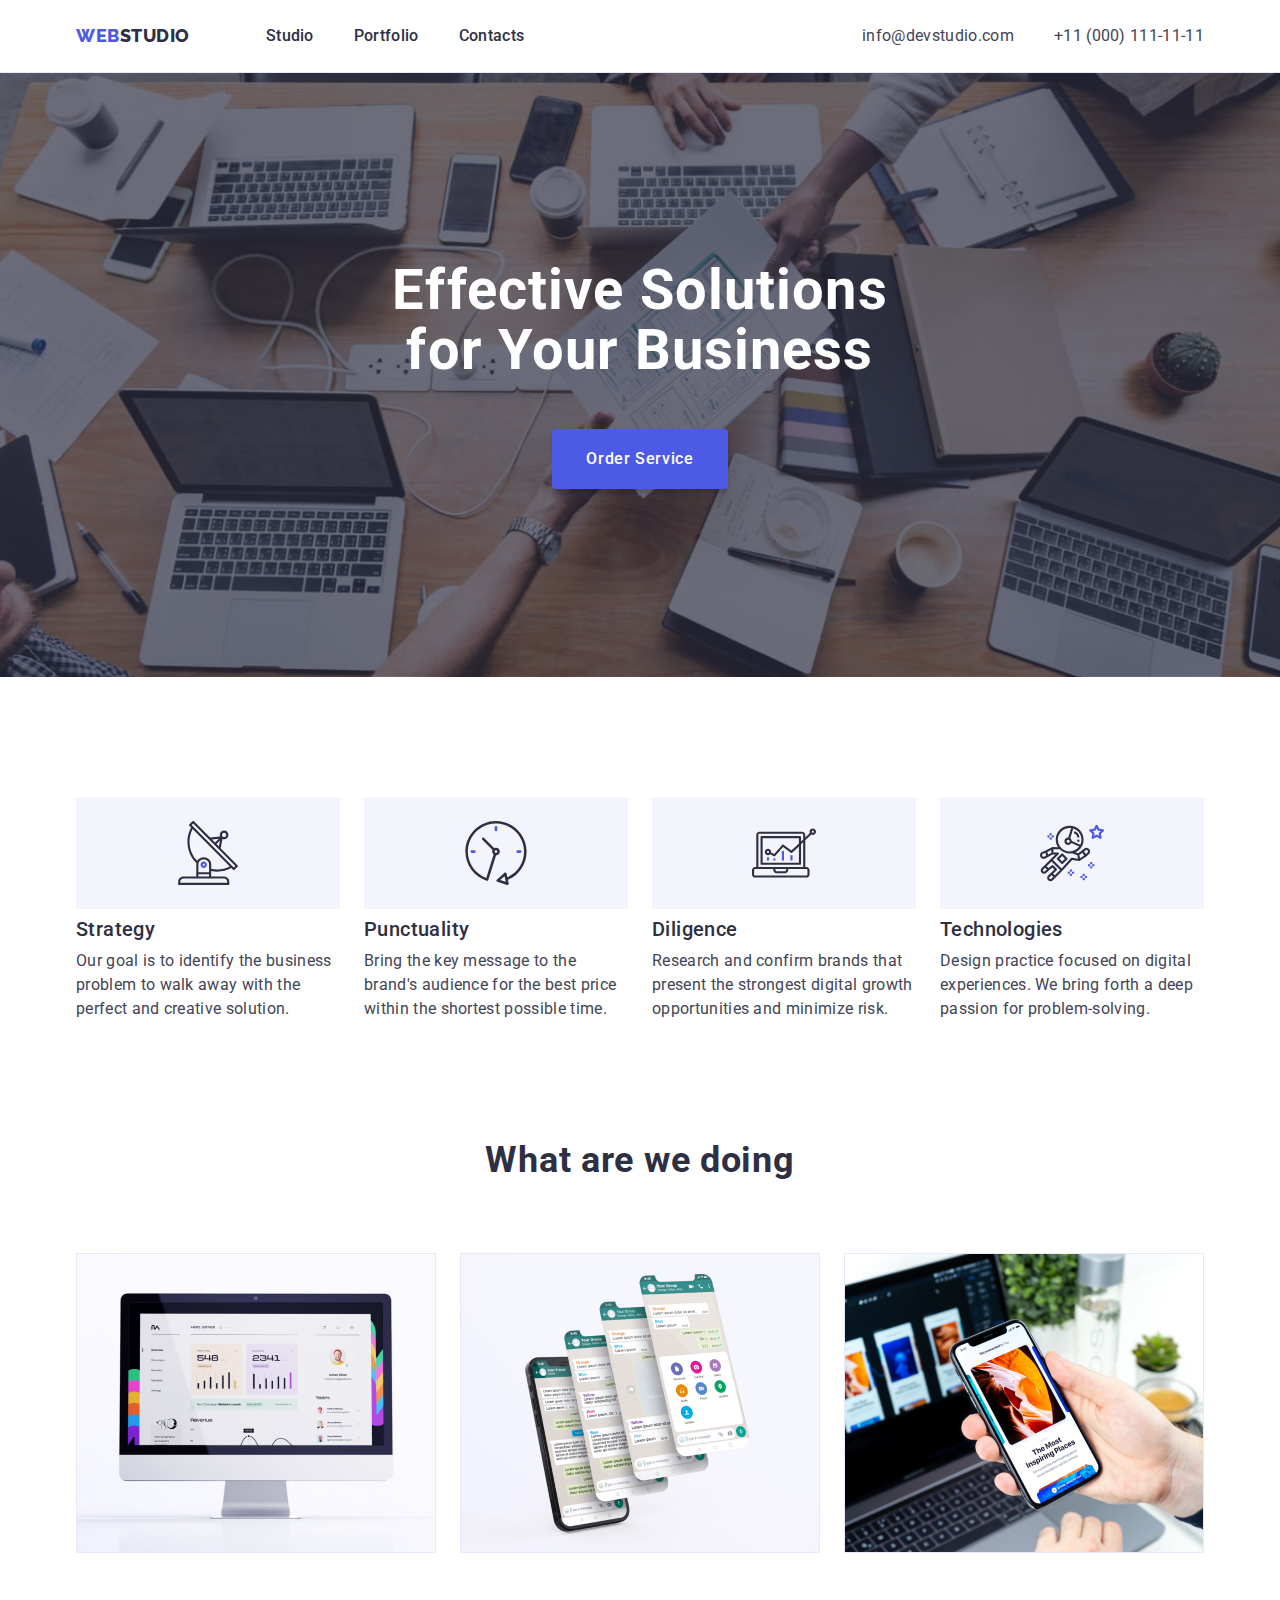
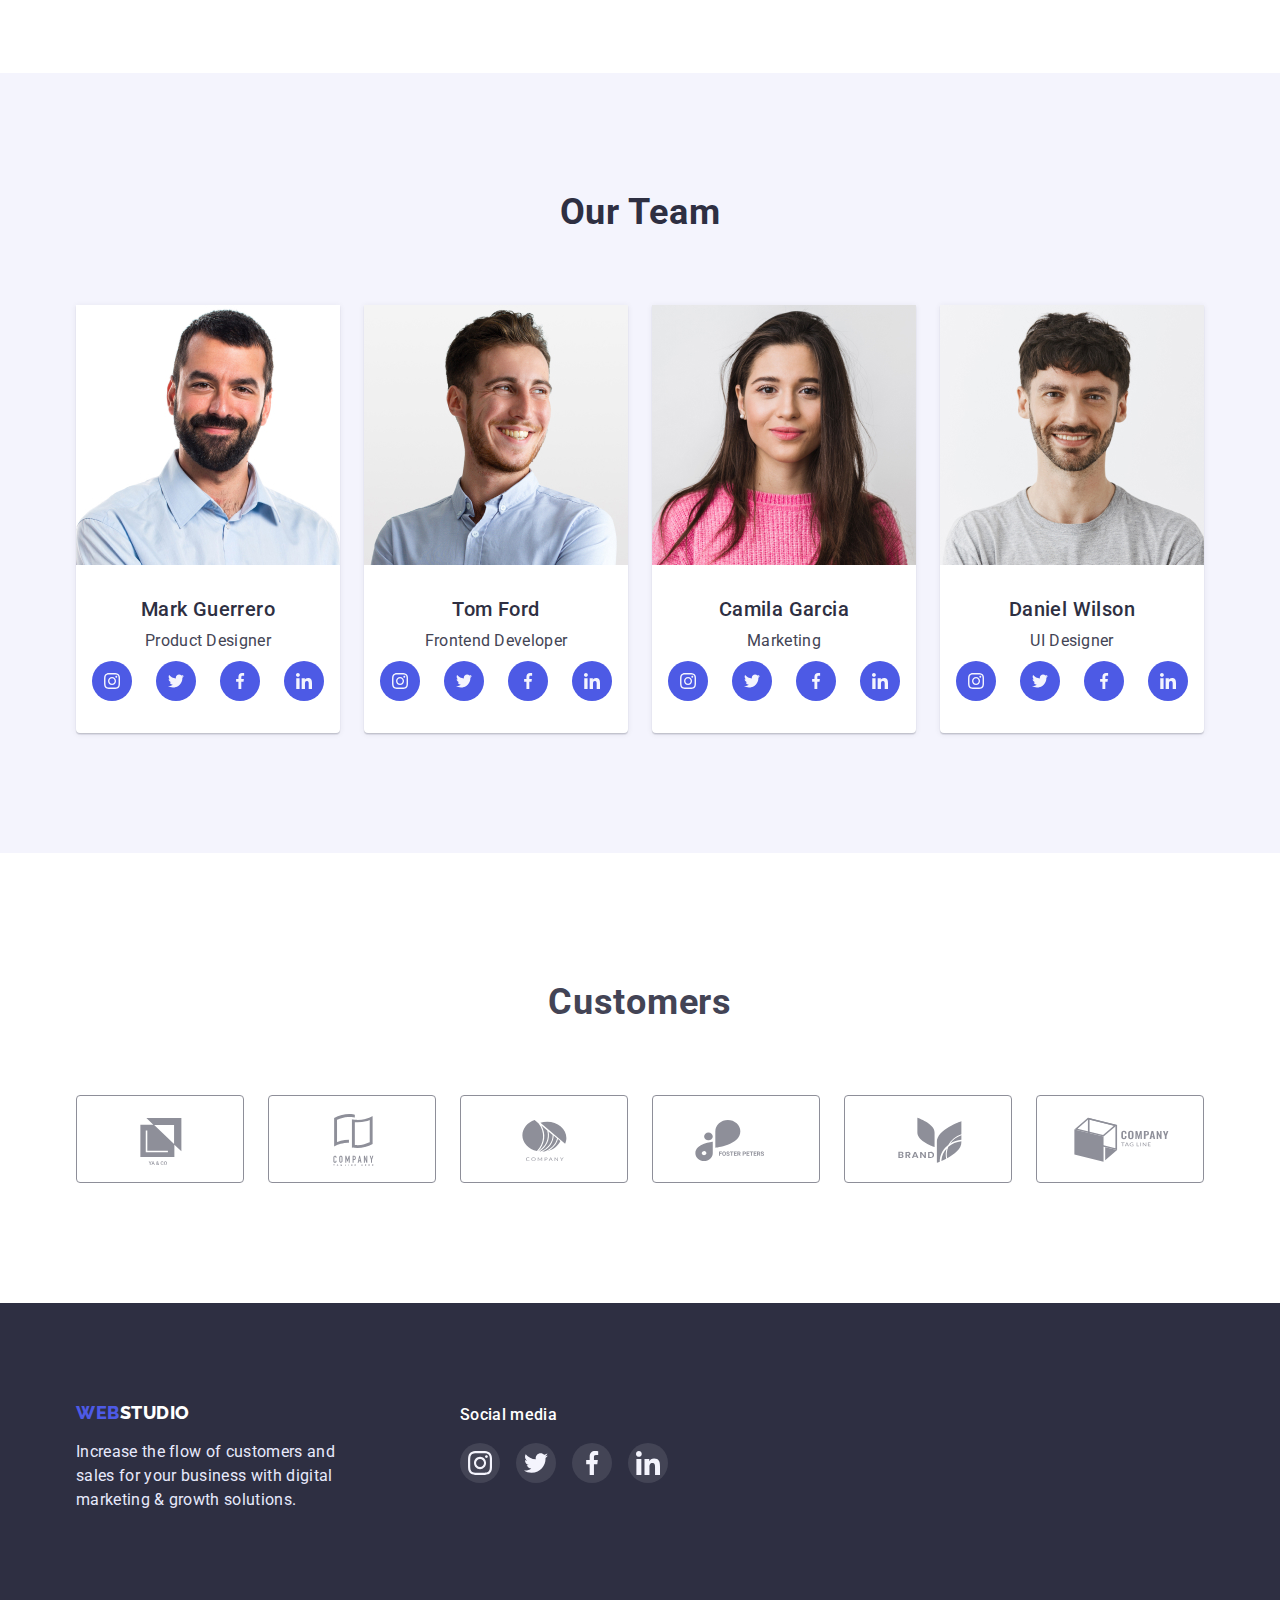
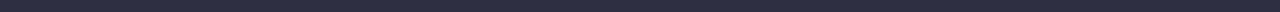
<file: index.html>
<!DOCTYPE html>
<html lang="en">
  <head>
    <meta charset="UTF-8" />
    <meta http-equiv="X-UA-Compatible" content="IE=edge" />
    <meta name="viewport" content="width=device-width, initial-scale=1.0" />
    <title>Document</title>
    <link rel="preconnect" href="https://fonts.googleapis.com" />
    <link rel="preconnect" href="https://fonts.gstatic.com" crossorigin />
    <link
      href="https://fonts.googleapis.com/css2?family=Raleway:wght@800&family=Roboto:wght@400;500;700;900&display=swap"
      rel="stylesheet"
    />
    <link
      rel="stylesheet"
      href="https://cdnjs.cloudflare.com/ajax/libs/modern-normalize/1.1.0/modern-normalize.min.css"
    />
    <link rel="stylesheet" href="./css/styles.css" />
  </head>
  <body>
    <header class="page-header">
      <div class="container main-nav">
        <nav class="top-nav">
          <a href="./index.html" class="logo">
            <span class="logo-web">WEB</span>STUDIO</a
          >
          <ul class="site-nav">
            <li class="top-item">
              <a href="./index.html" class="nav-link">Studio</a>
            </li>
            <li class="top-item">
              <a href="./portfolio.html" class="nav-link">Portfolio</a>
            </li>
            <li class="top-item">
              <a href="" class="nav-link">Contacts</a>
            </li>
          </ul>
        </nav>
        <address class="auth">
          <ul class="auth-link">
            <li class="top-item">
              <a href="mailto:info@devstudio.com" class="address-link"
                >info@devstudio.com</a
              >
            </li>
            <li class="top-item">
              <a href="tel:+110001111111" class="address-link"
                >+11 (000) 111-11-11</a
              >
            </li>
          </ul>
        </address>
      </div>
    </header>
    <main>
      <section class="hero">
        <h1 class="hero-title">Effective Solutions for Your Business</h1>
        <button type="button" class="hero-button">Order Service</button>
      </section>

      <section class="strategy">
        <div class="container">
          <h2 class="strat-title hidden">Our skills</h2>
          <ul class="strategy-items">
            <li class="strategy-item">
              <div class="strategy-icon">
                <svg class="strat-icon">
                  <use href="./images/icons.svg#icon-antenna"></use>
                </svg>
              </div>
              <h3 class="strategy-title">Strategy</h3>
              <p class="strategy-text">
                Our goal is to identify the business problem to walk away with
                the perfect and creative solution.
              </p>
            </li>
            <li class="strategy-item">
              <div class="strategy-icon">
                <svg class="strat-icon">
                  <use href="./images/icons.svg#icon-clock"></use>
                </svg>
              </div>
              <h3 class="strategy-title">Punctuality</h3>
              <p class="strategy-text">
                Bring the key message to the brand's audience for the best price
                within the shortest possible time.
              </p>
            </li>
            <li class="strategy-item">
              <div class="strategy-icon">
                <svg class="strat-icon">
                  <use href="./images/icons.svg#icon-diagram"></use>
                </svg>
              </div>
              <h3 class="strategy-title">Diligence</h3>
              <p class="strategy-text">
                Research and confirm brands that present the strongest digital
                growth opportunities and minimize risk.
              </p>
            </li>
            <li class="strategy-item">
              <div class="strategy-icon">
                <svg class="strat-icon">
                  <use href="./images/icons.svg#icon-astronaut"></use>
                </svg>
              </div>
              <h3 class="strategy-title">Technologies</h3>
              <p class="strategy-text">
                Design practice focused on digital experiences. We bring forth a
                deep passion for problem-solving.
              </p>
            </li>
          </ul>
        </div>
      </section>

      <section class="work">
        <div class="container">
          <h2 class="work-title">What are we doing</h2>
          <ul class="work-items">
            <li class="work-item">
              <img src="./images/img1.jpg" alt="monitor" width="360" />
            </li>
            <li class="work-item">
              <img src="./images/img2.jpg" alt="text" width="360" />
            </li>
            <li class="work-item">
              <img src="./images/img3.jpg" alt="telefon" width="360" />
            </li>
          </ul>
        </div>
      </section>

      <section class="team">
        <div class="container">
          <h2 class="team-title">Our Team</h2>

          <ul class="team-items">
            <li class="team-item">
              <img src="./images/foto1.jpg" alt="Mark" width="264" />
              <div class="bord">
                <h3 class="team-item-title">Mark Guerrero</h3>
                <p class="team-text">Product Designer</p>

                <ul class="social-items">
                  <li class="social">
                    <a href="" class="social-link">
                      <svg class="social-icon">
                        <use
                          href="./images/icons.svg#icon-instagram"
                          width="16"
                          height="16"
                        ></use>
                      </svg>
                    </a>
                  </li>
                  <li class="social">
                    <a href="" class="social-link">
                      <svg class="social-icon">
                        <use
                          href="./images/icons.svg#icon-twitter"
                          width="16"
                          height="16"
                        ></use>
                      </svg>
                    </a>
                  </li>
                  <li class="social">
                    <a href="" class="social-link">
                      <svg class="social-icon">
                        <use
                          href="./images/icons.svg#icon-facebook"
                          width="16"
                          height="16"
                        ></use>
                      </svg>
                    </a>
                  </li>
                  <li class="social">
                    <a href="" class="social-link">
                      <svg class="social-icon">
                        <use
                          href="./images/icons.svg#icon-linkedin"
                          width="16"
                          height="16"
                        ></use>
                      </svg>
                    </a>
                  </li>
                </ul>
              </div>
            </li>
            <li class="team-item">
              <img src="./images/foto2.jpg" alt="Tom" width="264" />
              <div class="bord">
                <h3 class="team-item-title">Tom Ford</h3>
                <p class="team-text">Frontend Developer</p>
                <ul class="social-items">
                  <li class="social">
                    <a href="" class="social-link">
                      <svg class="social-icon">
                        <use
                          href="./images/icons.svg#icon-instagram"
                          width="16"
                          height="16"
                        ></use>
                      </svg>
                    </a>
                  </li>
                  <li class="social">
                    <a href="" class="social-link">
                      <svg class="social-icon">
                        <use
                          href="./images/icons.svg#icon-twitter"
                          width="16"
                          height="16"
                        ></use>
                      </svg>
                    </a>
                  </li>
                  <li class="social">
                    <a href="" class="social-link">
                      <svg class="social-icon">
                        <use
                          href="./images/icons.svg#icon-facebook"
                          width="16"
                          height="16"
                        ></use>
                      </svg>
                    </a>
                  </li>
                  <li class="social">
                    <a href="" class="social-link">
                      <svg class="social-icon">
                        <use
                          href="./images/icons.svg#icon-linkedin"
                          width="16"
                          height="16"
                        ></use>
                      </svg>
                    </a>
                  </li>
                </ul>
              </div>
            </li>
            <li class="team-item">
              <img src="./images/foto3.jpg" alt="Camila" width="264" />
              <div class="bord">
                <h3 class="team-item-title">Camila Garcia</h3>
                <p class="team-text">Marketing</p>
                <ul class="social-items">
                  <li class="social">
                    <a href="" class="social-link">
                      <svg class="social-icon">
                        <use
                          href="./images/icons.svg#icon-instagram"
                          width="16"
                          height="16"
                        ></use>
                      </svg>
                    </a>
                  </li>
                  <li class="social">
                    <a href="" class="social-link">
                      <svg class="social-icon">
                        <use
                          href="./images/icons.svg#icon-twitter"
                          width="16"
                          height="16"
                        ></use>
                      </svg>
                    </a>
                  </li>
                  <li class="social">
                    <a href="" class="social-link">
                      <svg class="social-icon">
                        <use
                          href="./images/icons.svg#icon-facebook"
                          width="16"
                          height="16"
                        ></use>
                      </svg>
                    </a>
                  </li>
                  <li class="social">
                    <a href="" class="social-link">
                      <svg class="social-icon">
                        <use
                          href="./images/icons.svg#icon-linkedin"
                          width="16"
                          height="16"
                        ></use>
                      </svg>
                    </a>
                  </li>
                </ul>
              </div>
            </li>
            <li class="team-item">
              <img src="./images/foto4.jpg" alt="Daniel" width="264" />
              <div class="bord">
                <h3 class="team-item-title">Daniel Wilson</h3>
                <p class="team-text">UI Designer</p>
                <ul class="social-items">
                  <li class="social">
                    <a href="" class="social-link">
                      <svg class="social-icon">
                        <use
                          href="./images/icons.svg#icon-instagram"
                          width="16"
                          height="16"
                        ></use>
                      </svg>
                    </a>
                  </li>
                  <li class="social">
                    <a href="" class="social-link">
                      <svg class="social-icon">
                        <use
                          href="./images/icons.svg#icon-twitter"
                          width="16"
                          height="16"
                        ></use>
                      </svg>
                    </a>
                  </li>
                  <li class="social">
                    <a href="" class="social-link">
                      <svg class="social-icon">
                        <use
                          href="./images/icons.svg#icon-facebook"
                          width="16"
                          height="16"
                        ></use>
                      </svg>
                    </a>
                  </li>
                  <li class="social">
                    <a href="" class="social-link">
                      <svg class="social-icon">
                        <use
                          href="./images/icons.svg#icon-linkedin"
                          width="16"
                          height="16"
                        ></use>
                      </svg>
                    </a>
                  </li>
                </ul>
              </div>
            </li>
          </ul>
        </div>
      </section>
      <section class="customers">
        <div class="container">
          <h2 class="customers-title">Customers</h2>
          <ul class="customers-items">
            <li class="customers-item">
              <a href="" class="customers-link">
                <svg class="icon-item">
                  <use href="./images/icons.svg#icon-Logo1"></use>
                </svg>
              </a>
            </li>
            <li class="customers-item">
              <a href="" class="customers-link">
                <svg class="icon-item">
                  <use href="./images/icons.svg#icon-Logo2"></use>
                </svg>
              </a>
            </li>
            <li class="customers-item">
              <a href="" class="customers-link">
                <svg class="icon-item">
                  <use href="./images/icons.svg#icon-Logo3"></use>
                </svg>
              </a>
            </li>
            <li class="customers-item">
              <a href="" class="customers-link">
                <svg class="icon-item">
                  <use href="./images/icons.svg#icon-Logo4"></use>
                </svg>
              </a>
            </li>
            <li class="customers-item">
              <a href="" class="customers-link">
                <svg class="icon-item">
                  <use href="./images/icons.svg#icon-Logo5"></use>
                </svg>
              </a>
            </li>
            <li class="customers-item">
              <a href="" class="customers-link">
                <svg class="icon-item">
                  <use href="./images/icons.svg#icon-Logo6"></use>
                </svg>
              </a>
            </li>
          </ul>
        </div>
      </section>
    </main>
    <footer class="footer">
      <div class="container footer-container">
        <div class="footer-cont">
          <a href="./index.html" class="footer-logo"
            ><span class="logo-web">WEB</span>STUDIO</a
          >
          <p class="footer-text">
            Increase the flow of customers and sales for your business with
            digital marketing & growth solutions.
          </p>
        </div>
        <div class="footer-cont">
          <p class="footer-media">Social media</p>
          <ul class="footer-items">
            <li class="footer-social">
              <a href="" class="footer-link">
                <svg class="footer-icon">
                  <use href="./images/icons.svg#icon-instagram"></use>
                </svg>
              </a>
            </li>
            <li class="footer-social">
              <a href="" class="footer-link">
                <svg class="footer-icon">
                  <use href="./images/icons.svg#icon-twitter"></use>
                </svg>
              </a>
            </li>
            <li class="footer-social">
              <a href="" class="footer-link">
                <svg class="footer-icon">
                  <use href="./images/icons.svg#icon-facebook"></use>
                </svg>
              </a>
            </li>
            <li class="footer-social">
              <a href="" class="footer-link">
                <svg class="footer-icon">
                  <use href="./images/icons.svg#icon-linkedin"></use>
                </svg>
              </a>
            </li>
          </ul>
        </div>
      </div>
    </footer>
  </body>
</html>
</file>
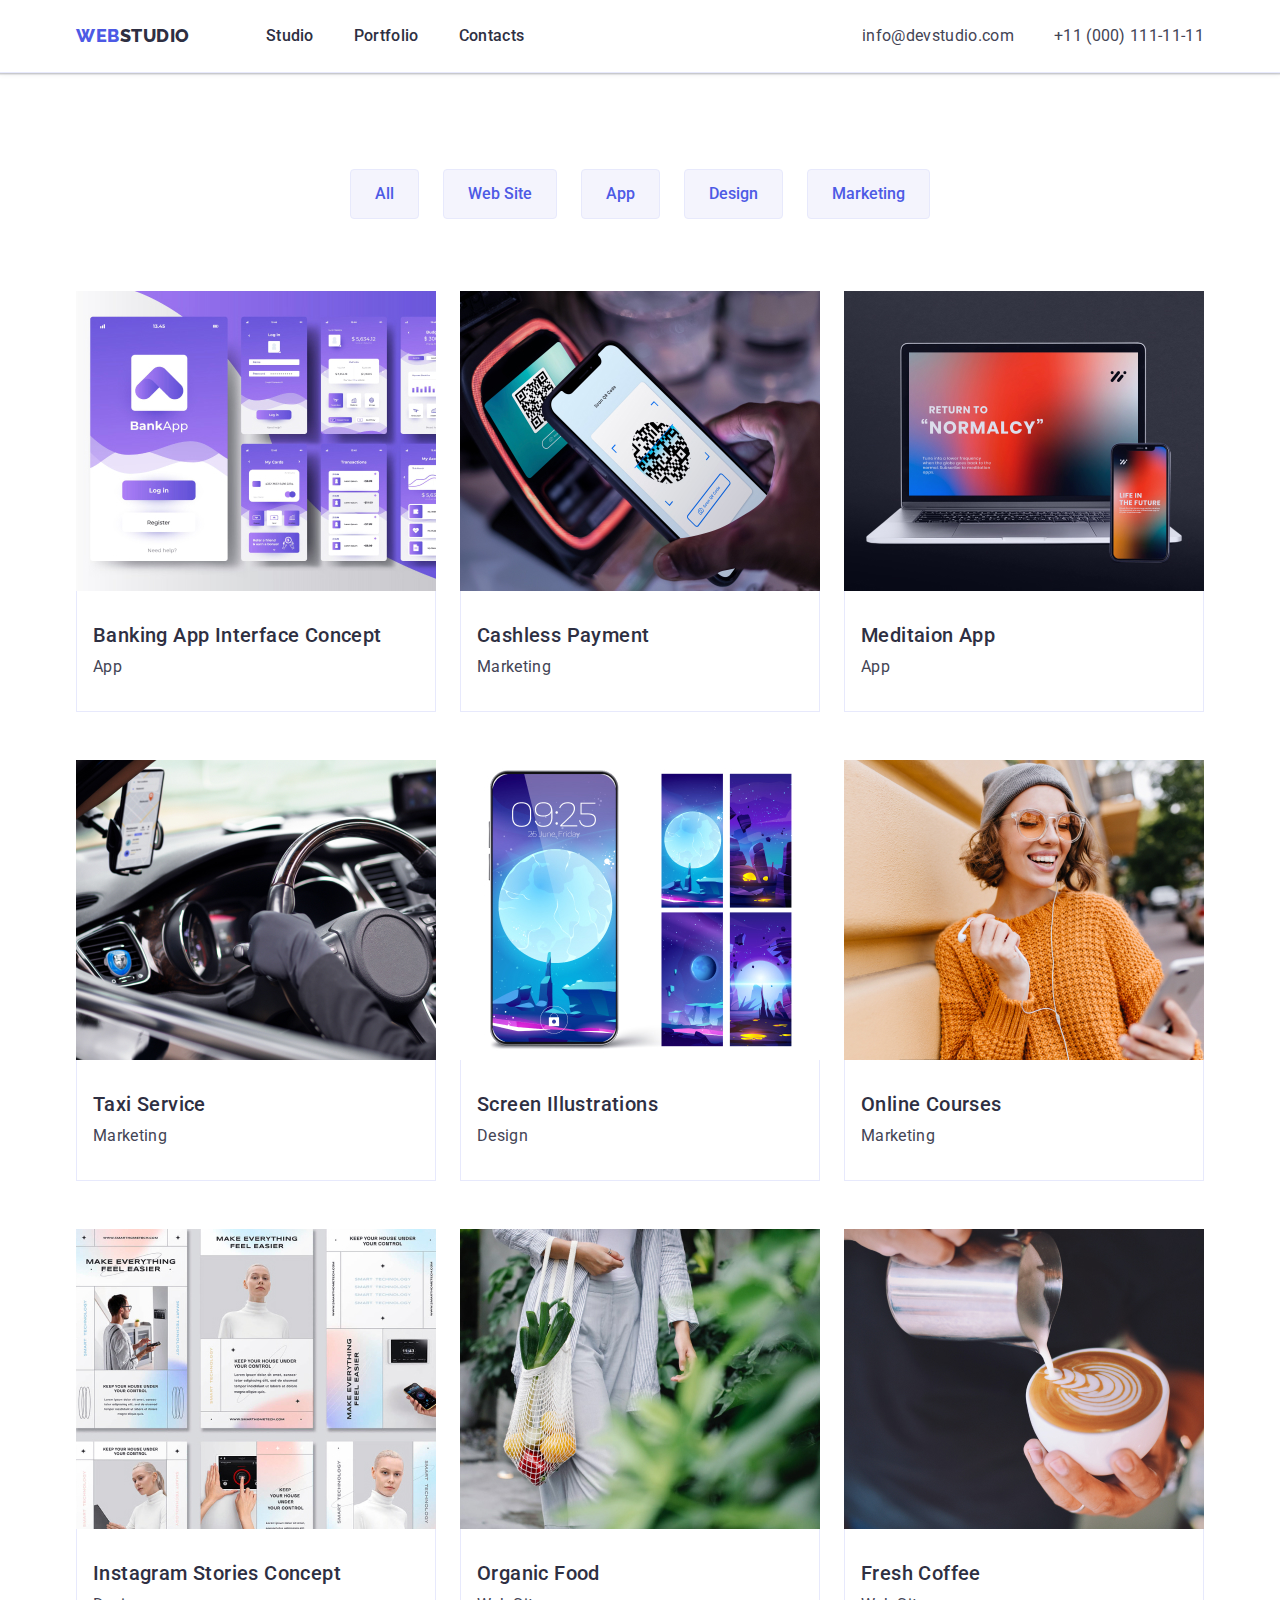
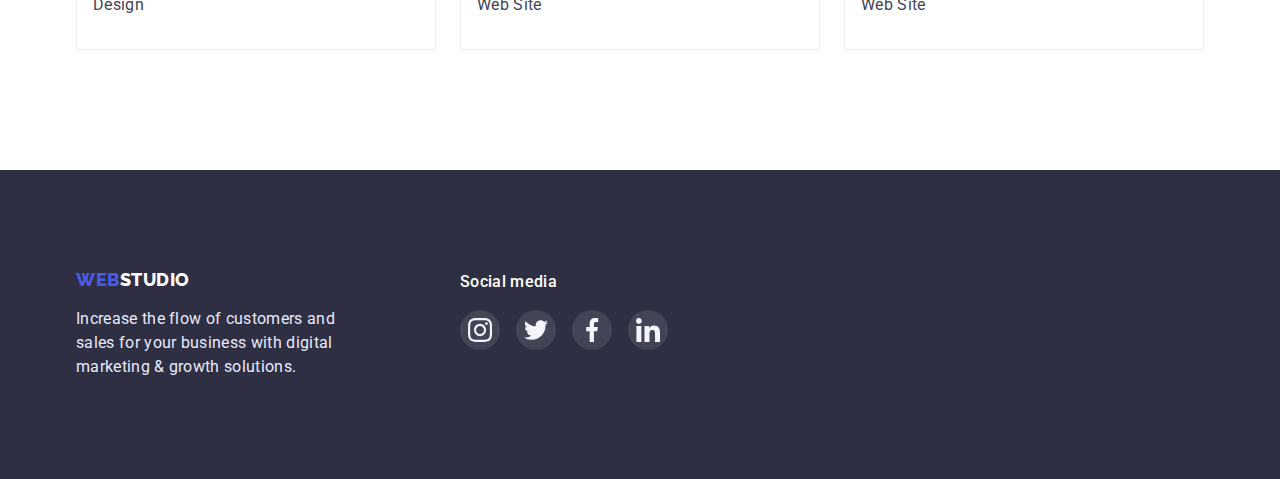
<file: portfolio.html>
<!DOCTYPE html>
<html lang="en">
  <head>
    <meta charset="UTF-8" />
    <meta http-equiv="X-UA-Compatible" content="IE=edge" />
    <meta name="viewport" content="width=device-width, initial-scale=1.0" />
    <title>Document</title>
    <link rel="preconnect" href="https://fonts.googleapis.com" />
    <link rel="preconnect" href="https://fonts.gstatic.com" crossorigin />
    <link
      href="https://fonts.googleapis.com/css2?family=Raleway:wght@800&family=Roboto:wght@400;500;700;900&display=swap"
      rel="stylesheet"
    />
    <link
      rel="stylesheet"
      href="https://cdnjs.cloudflare.com/ajax/libs/modern-normalize/1.1.0/modern-normalize.min.css"
    />
    <link rel="stylesheet" href="./css/styles.css" />
  </head>
  <body>
    <header class="page-header">
      <div class="container main-nav">
        <nav class="top-nav">
          <a href="./index.html" class="logo">
            <span class="logo-web">WEB</span>STUDIO</a
          >
          <ul class="site-nav">
            <li class="top-item">
              <a href="./index.html" class="nav-link">Studio</a>
            </li>
            <li class="top-item">
              <a href="./portfolio.html" class="nav-link">Portfolio</a>
            </li>
            <li class="top-item">
              <a href="" class="nav-link">Contacts</a>
            </li>
          </ul>
        </nav>
        <address class="auth">
          <ul class="auth-link">
            <li class="top-item">
              <a href="mailto:info@devstudio.com" class="address-link"
                >info@devstudio.com</a
              >
            </li>
            <li class="top-item">
              <a href="tel:+110001111111" class="address-link"
                >+11 (000) 111-11-11</a
              >
            </li>
          </ul>
        </address>
      </div>
    </header>
    <main>
      <section class="portfolio">
        <div class="container">
          <h1 class="hidden">Portfolio</h1>
          <ul class="portfolio-button">
            <li class="portfolio-btn">
              <button type="button" class="btn">All</button>
            </li>
            <li class="portfolio-btn">
              <button type="button" class="btn">Web Site</button>
            </li>
            <li class="portfolio-btn">
              <button type="button" class="btn">App</button>
            </li>
            <li class="portfolio-btn">
              <button type="button" class="btn">Design</button>
            </li>
            <li class="portfolio-btn">
              <button type="button" class="btn">Marketing</button>
            </li>
          </ul>
          <ul class="portfolio-works">
            <li class="portfolio-work-item">
              <a href="" class="portfolio-link">
                <img src="./images/banking-app.jpg" alt="banking" width="360" />
                <div class="portfolio-bord">
                  <h2 class="portfolio-work-title">
                    Banking App Interface Concept
                  </h2>
                  <p class="portfolio-work-text">App</p>
                </div>
              </a>
            </li>
            <li class="portfolio-work-item">
              <a href="" class="portfolio-link">
                <img src="./images/cashless.jpg" alt="cashless" width="360" />
                <div class="portfolio-bord">
                  <h2 class="portfolio-work-title">Cashless Payment</h2>
                  <p class="portfolio-work-text">Marketing</p>
                </div>
              </a>
            </li>
            <li class="portfolio-work-item">
              <a href="" class="portfolio-link">
                <img src="./images/meditaion.jpg" alt="meditaion" width="360" />
                <div class="portfolio-bord">
                  <h2 class="portfolio-work-title">Meditaion App</h2>
                  <p class="portfolio-work-text">App</p>
                </div>
              </a>
            </li>
            <li class="portfolio-work-item">
              <a href="" class="portfolio-link">
                <img src="./images/taxi.jpg" alt="taxi" width="360" />
                <div class="portfolio-bord">
                  <h2 class="portfolio-work-title">Taxi Service</h2>
                  <p class="portfolio-work-text">Marketing</p>
                </div>
              </a>
            </li>
            <li class="portfolio-work-item">
              <a href="" class="portfolio-link">
                <img src="./images/screen.jpg" alt="screen" width="360" />
                <div class="portfolio-bord">
                  <h2 class="portfolio-work-title">Screen Illustrations</h2>
                  <p class="portfolio-work-text">Design</p>
                </div>
              </a>
            </li>
            <li class="portfolio-work-item">
              <a href="" class="portfolio-link">
                <img src="./images/online.jpg" alt="online" width="360" />
                <div class="portfolio-bord">
                  <h2 class="portfolio-work-title">Online Courses</h2>
                  <p class="portfolio-work-text">Marketing</p>
                </div>
              </a>
            </li>
            <li class="portfolio-work-item">
              <a href="" class="portfolio-link">
                <img src="./images/instagram.jpg" alt="instagram" width="360" />
                <div class="portfolio-bord">
                  <h2 class="portfolio-work-title">
                    Instagram Stories Concept
                  </h2>
                  <p class="portfolio-work-text">Design</p>
                </div>
              </a>
            </li>
            <li class="portfolio-work-item">
              <a href="" class="portfolio-link">
                <img src="./images/organic.jpg" alt="organic" width="360" />
                <div class="portfolio-bord">
                  <h2 class="portfolio-work-title">Organic Food</h2>
                  <p class="portfolio-work-text">Web Site</p>
                </div>
              </a>
            </li>
            <li class="portfolio-work-item">
              <a href="" class="portfolio-link">
                <img src="./images/fresh.jpg" alt="fresh" width="360" />
                <div class="portfolio-bord">
                  <h2 class="portfolio-work-title">Fresh Coffee</h2>
                  <p class="portfolio-work-text">Web Site</p>
                </div>
              </a>
            </li>
          </ul>
        </div>
      </section>
    </main>
    <footer class="footer">
      <div class="container footer-container">
        <div class="footer-cont">
          <a href="./index.html" class="footer-logo"
            ><span class="logo-web">WEB</span>STUDIO</a
          >
          <p class="footer-text">
            Increase the flow of customers and sales for your business with
            digital marketing & growth solutions.
          </p>
        </div>
        <div class="footer-cont">
          <p class="footer-media">Social media</p>
          <ul class="footer-items">
            <li class="footer-social">
              <a href="" class="footer-link">
                <svg class="footer-icon">
                  <use href="./images/icons.svg#icon-instagram"></use>
                </svg>
              </a>
            </li>
            <li class="footer-social">
              <a href="" class="footer-link">
                <svg class="footer-icon">
                  <use href="./images/icons.svg#icon-twitter"></use>
                </svg>
              </a>
            </li>
            <li class="footer-social">
              <a href="" class="footer-link">
                <svg class="footer-icon">
                  <use href="./images/icons.svg#icon-facebook"></use>
                </svg>
              </a>
            </li>
            <li class="footer-social">
              <a href="" class="footer-link">
                <svg class="footer-icon">
                  <use href="./images/icons.svg#icon-linkedin"></use>
                </svg>
              </a>
            </li>
          </ul>
        </div>
      </div>
    </footer>
  </body>
</html>
</file>
<file: css/styles.css>
:root {
  --primary-brand: #4d5ae5;
  --pressed-state: #404bbf;
  --headings-text: #2e2f42;
  --success: #31d0aa;
  --body-text: #434455;
  --subtle-text: #8e8f99;
  --accent: #e7e9fc;
  --light: #f4f4fd;
  --modal-overlay: #2e2f42;
  --hero-background: #2e2f42;
  --white: #ffffff;
}

html {
  box-sizing: border-box;
}

*,
::before,
::after {
  box-sizing: inherit;
}

body {
  background-color: var(--white);
  color: var(--body-text);
  font-family: roboto, sans-serif;
}

img {
  display: block;
}

h1,
h2,
h3,
p {
  margin: 0;
}

/* Шапка */

.page-header {
  background-color: var(--white);
  border-bottom: 1px solid #e7e9fc;
  box-shadow: 0px 2px 1px rgba(46, 47, 66, 0.08),
    0px 1px 1px rgba(46, 47, 66, 0.16), 0px 1px 6px rgba(46, 47, 66, 0.08);
}

.top-nav {
  display: flex;
  align-items: center;
}

.logo {
  margin-right: 76px;
  font-family: raleway, sans-serif;
  color: var(--headings-text);

  font-weight: 800;
  font-size: 18px;
  line-height: 1.33;
  letter-spacing: 0.03em;
  text-decoration: none;
}

.logo-web {
  color: var(--primary-brand);
}

.main-nav {
  display: flex;
  align-items: center;
}

.auth {
  margin-left: auto;
  font-size: 16px;
  line-height: 1.5;
  letter-spacing: 0.02em;
}

.auth-link {
  display: flex;
  list-style: none;
  padding: 0;
  margin-top: 0;
  margin-bottom: 0;
}

.site-nav {
  display: flex;
  list-style: none;
  padding: 0;
  margin: 0;
}

.nav-link {
  display: block;
  padding-top: 24px;
  padding-bottom: 24px;
  color: var(--headings-text);
  font-weight: 500;
  font-size: 16px;
  line-height: 1.5;
  letter-spacing: 0.02em;
  text-decoration: none;
  font-style: normal;
}

.address-link {
  display: block;
  padding-top: 24px;
  padding-bottom: 24px;
  color: var(--body-text);

  font-size: 16px;
  line-height: 1.5;
  letter-spacing: 0.02em;
  text-decoration: none;
  font-style: normal;
}

.nav-link:hover,
.nav-link:focus {
  color: var(--pressed-state);
}

.address-link:hover,
.address-link:focus {
  color: var(--pressed-state);
}

.top-item {
  margin-right: 40px;
}

.top-item:last-child {
  margin-right: 0;
}

/* hero */

.hero {
  max-width: 1440px;
  margin-left: auto;
  margin-right: auto;
  background-image: linear-gradient(
      to right,
      rgba(46, 47, 66, 0.7),
      rgba(46, 47, 66, 0.7)
    ),
    url("../images/people-office.jpg");
  background-repeat: no-repeat;
  background-position: center;
  background-size: cover;
  background-color: var(--hero-background);
  text-align: center;
  padding-top: 188px;
  padding-bottom: 188px;
}

.hero-title {
  margin-top: 0;
  margin-bottom: 48px;
  margin-left: auto;
  margin-right: auto;
  width: 496px;
  font-weight: 700;
  font-size: 56px;
  line-height: 1.07;
  text-align: center;
  letter-spacing: 0.02em;
  color: var(--white);
}

.hero-button {
  border-radius: 4px;
  padding: 16px 32px;
  min-width: 169px;
  font-family: roboto, sans-serif;
  font-weight: 500;
  font-size: 16px;
  line-height: 1.5;
  letter-spacing: 0.04em;
  color: var(--white);
  background-color: var(--primary-brand);
  cursor: pointer;
  box-shadow: 0px 4px 4px rgba(0, 0, 0, 0.15);

  border-color: transparent;
}

.hero-button:hover,
.hero-button:focus {
  background-color: var(--pressed-state);
  color: var(--white);
  box-shadow: 0px 4px 4px rgba(0, 0, 0, 0.15);
}

/* strategy */

.strategy {
  background-color: var(--white);
  padding-bottom: 120px;
  padding-top: 120px;
}

.container {
  width: 1158px;
  padding-left: 15px;
  padding-right: 15px;
  margin-left: auto;
  margin-right: auto;
}

.strategy-items {
  display: flex;
  list-style: none;
  padding-left: 0;
  margin: 0;
}

.strategy-item {
  width: 264px;
  margin-right: 24px;
}

.strategy-icon {
  height: 112px;
  display: flex;
  justify-content: center;
  align-items: center;
  background-color: var(--light);
}

.strat-icon {
  width: 64px;
  height: 64px;
}

.strategy-item:last-child {
  margin-right: 0;
}

.strat-title {
  margin-top: 0;
  margin-bottom: 0;
}

.strategy-title {
  margin-top: 8px;
  margin-bottom: 8px;
  font-weight: 500;
  font-size: 20px;
  line-height: 1.2;
  letter-spacing: 0.02em;
  color: var(--headings-text);
}

.strategy-text {
  margin-top: 0;
  margin-bottom: 0;
  font-size: 16px;
  line-height: 1.5;
  letter-spacing: 0.02em;
  color: var(--body-text);
}

.hidden {
  position: absolute;
  width: 1px;
  height: 1px;
  margin: -1px;
  border: 0;
  padding: 0;
  white-space: nowrap;
  clip-path: inset(100%);
  clip: rect(0 0 0 0);
  overflow: hidden;
}

/* work */

.work {
  padding-bottom: 120px;
}
.work-title {
  margin-top: 0;
  margin-bottom: 72px;
  font-weight: 700;
  font-size: 36px;
  line-height: 1.11;
  text-align: center;
  letter-spacing: 0.02em;
  color: var(--headings-text);
}

.work-items {
  display: flex;
  padding-left: 0;
  list-style: none;
  margin-top: 0;
  margin-bottom: 0;
}

.work-item {
  margin-right: 24px;
}

.work-item:last-child {
  margin-right: 0;
}

/* team */

.team {
  background-color: var(--light);
  padding-top: 120px;
  padding-bottom: 120px;
}

.team-title {
  font-family: roboto, sans-serif;
  margin-top: 0;
  margin-bottom: 72px;
  color: var(--headings-text);
  font-weight: 700;
  font-size: 36px;
  line-height: 1.11;
  text-align: center;
  letter-spacing: 0.02em;
}

.team-items {
  display: flex;
  padding-left: 0;
  list-style: none;
  margin-top: 0;
  margin-bottom: 0;
}

.team-item {
  margin-right: 24px;
  background-color: var(--white);
  border-radius: 0px 0px 4px 4px;
  box-shadow: 0px 1px 6px rgba(46, 47, 66, 0.08),
    0px 1px 1px rgba(46, 47, 66, 0.16), 0px 2px 1px rgba(46, 47, 66, 0.08);
}

.team-item:last-child {
  margin-right: 0;
}

.team-item-title {
  margin-top: 0;
  margin-bottom: 8px;
  color: var(--headings-text);
  font-weight: 500;
  font-size: 20px;
  line-height: 1.2;
  text-align: center;
  letter-spacing: 0.02em;
}

.team-text {
  margin-top: 0;
  margin-bottom: 0;
  color: var(--body-text);
  font-size: 16px;
  line-height: 1.5;
  text-align: center;
  letter-spacing: 0.02em;
}

.bord {
  padding-top: 32px;
  padding-bottom: 32px;
}

.social-items {
  display: flex;
  justify-content: center;
  gap: 24px;
  list-style: none;
  margin-top: 8px;
  padding-left: 0;
}
.social {
  display: flex;
  justify-content: center;
  align-items: center;
}

.social-link {
  display: flex;
  justify-content: center;
  align-items: center;
  width: 40px;
  height: 40px;
  background-color: var(--primary-brand);
  border-radius: 50%;
}

.social-link:hover,
.social-link:focus {
  background-color: var(--pressed-state);
}

.social-icon {
  width: 16px;
  height: 16px;
}

/* Customers */

.customers {
  padding-top: 130px;
  padding-bottom: 120px;
}

.customers-title {
  font-family: roboto, sans-serif;
  font-weight: 700;
  font-size: 36px;
  line-height: 1.11;
  text-align: center;
  letter-spacing: 0.02em;
  margin-bottom: 72px;
}

.customers-items {
  display: flex;
  justify-content: center;
  gap: 24px;
  padding-left: 0;
  margin: 0;
}

.customers-item {
  list-style: none;
}

.customers-item:last-child {
  margin-right: 0;
}

.customers-link {
  display: flex;
  justify-content: center;
  align-items: center;
  width: 168px;
  height: 88px;
  border: 1px solid #8e8f99;
  border-radius: 4px;
  fill: var(--subtle-text);
}

.customers-link:focus,
.customers-link:hover {
  border-color: var(--pressed-state);
  fill: var(--pressed-state);
}

.icon-item {
  width: 104px;
  height: 56px;
}

/* footer */
.footer {
  padding-top: 100px;
  padding-bottom: 100px;
  background-color: var(--headings-text);
}

/* display: flex; */
/* width: 1158px;
  padding-left: 15px;
  padding-right: 15px; */
/* margin-left: auto;
  margin-right: auto; */

.footer-logo {
  /* margin-bottom: 16px; */
  font-family: raleway, sans-serif;
  color: var(--white);

  font-weight: 800;
  font-size: 18px;
  line-height: 1.16;
  letter-spacing: 0.03em;
  text-decoration: none;
}

.footer-text {
  width: 264px;
  margin: 0;

  margin-top: 16px;
  font-size: 16px;
  line-height: 1.5;
  letter-spacing: 0.02em;
  color: var(--accent);
}

.footer-media {
  font-family: "Roboto";
  font-style: normal;
  font-weight: 500;
  font-size: 16px;
  line-height: 1.5;
  letter-spacing: 0.02em;
  color: var(--white);
}

.footer-items {
  display: flex;

  gap: 16px;
  list-style: none;
  margin-top: 16px;
  margin-bottom: 0;
  padding-left: 0;
}

.footer-social {
  box-sizing: border-box;
  display: flex;
  justify-content: center;
  align-items: center;
}

.footer-link {
  display: flex;
  justify-content: center;
  align-items: center;
  width: 40px;
  height: 40px;
  background-color: var(--body-text);
  border-radius: 50%;
}

.footer-link:hover,
.footer-link:focus {
  background-color: var(--success);
}
.footer-icon {
  width: 24px;
  height: 24px;
}

.footer-cont {
  max-width: 268px;
  margin-left: 0;
  margin-right: 120px;
  padding: 0;
}

.footer-cont:last-child {
  margin-right: 0;
}

.footer-container {
  display: flex;
}

/* portfolio */

.portfolio {
  padding-top: 96px;
  padding-bottom: 120px;
}

.portfolio-button {
  display: flex;
  justify-content: center;
  margin-top: 0;
  margin-bottom: 72px;
  padding-left: 0;
}

.portfolio-btn {
  margin-right: 24px;
  align-items: center;
  text-align: center;
  letter-spacing: 0.04em;
  list-style: none;
}

.portfolio-btn:last-child {
  margin-right: 0;
}

.btn {
  font-family: roboto, sans-serif;
  font-weight: 500;
  font-size: 16px;
  line-height: 1.5;
  color: var(--primary-brand);
  background-color: var(--light);
  cursor: pointer;
  border: 1px solid #e7e9fc;
  border-radius: 4px;
  padding: 12px 24px;
}

.btn:hover,
.btn:focus {
  background-color: var(--pressed-state);
  color: var(--white);
  box-shadow: 0px 3px 1px rgba(0, 0, 0, 0.1), 0px 2px 1px rgba(0, 0, 0, 0.08),
    0px 2px 2px rgba(0, 0, 0, 0.12);
  border-color: transparent;
}

.portfolio-works {
  display: flex;
  flex-wrap: wrap;
  list-style: none;
  margin-top: 0;
  margin-bottom: 0;
  padding-left: 0;
  gap: 48px 24px;
}

.portfolio-work-item {
  width: 360px;
}

.portfolio-work-item:nth-child(3n) {
  margin-right: 0;
}

.portfolio-work-item:nth-last-child(-n + 3) {
  margin-bottom: 0;
}

.portfolio-work-title {
  /* padding-top: 32px; */
  margin-top: 0;
  margin-bottom: 0;
  color: var(--headings-text);
  font-weight: 500;
  font-size: 20px;
  line-height: 1.2;
  letter-spacing: 0.02em;
}

.portfolio-work-text {
  margin-top: 8px;
  /* margin-bottom: 32px; */
  color: var(--body-text);
  font-size: 16px;
  line-height: 1.5;
  letter-spacing: 0.02em;
}

.portfolio-link {
  display: block;
  text-decoration: none;
}

.portfolio-link:focus,
.portfolio-link:hover {
  box-shadow: 0px 1px 6px rgba(46, 47, 66, 0.08),
    0px 1px 1px rgba(46, 47, 66, 0.16), 0px 2px 1px rgba(46, 47, 66, 0.08);
}

.portfolio-bord {
  padding-top: 32px;
  padding-bottom: 32px;
  padding-left: 16px;
  padding-right: 16px;
  border-bottom: 1px solid #e7e9fc;
  border-left: 1px solid #e7e9fc;
  border-right: 1px solid #e7e9fc;
}
</file>
